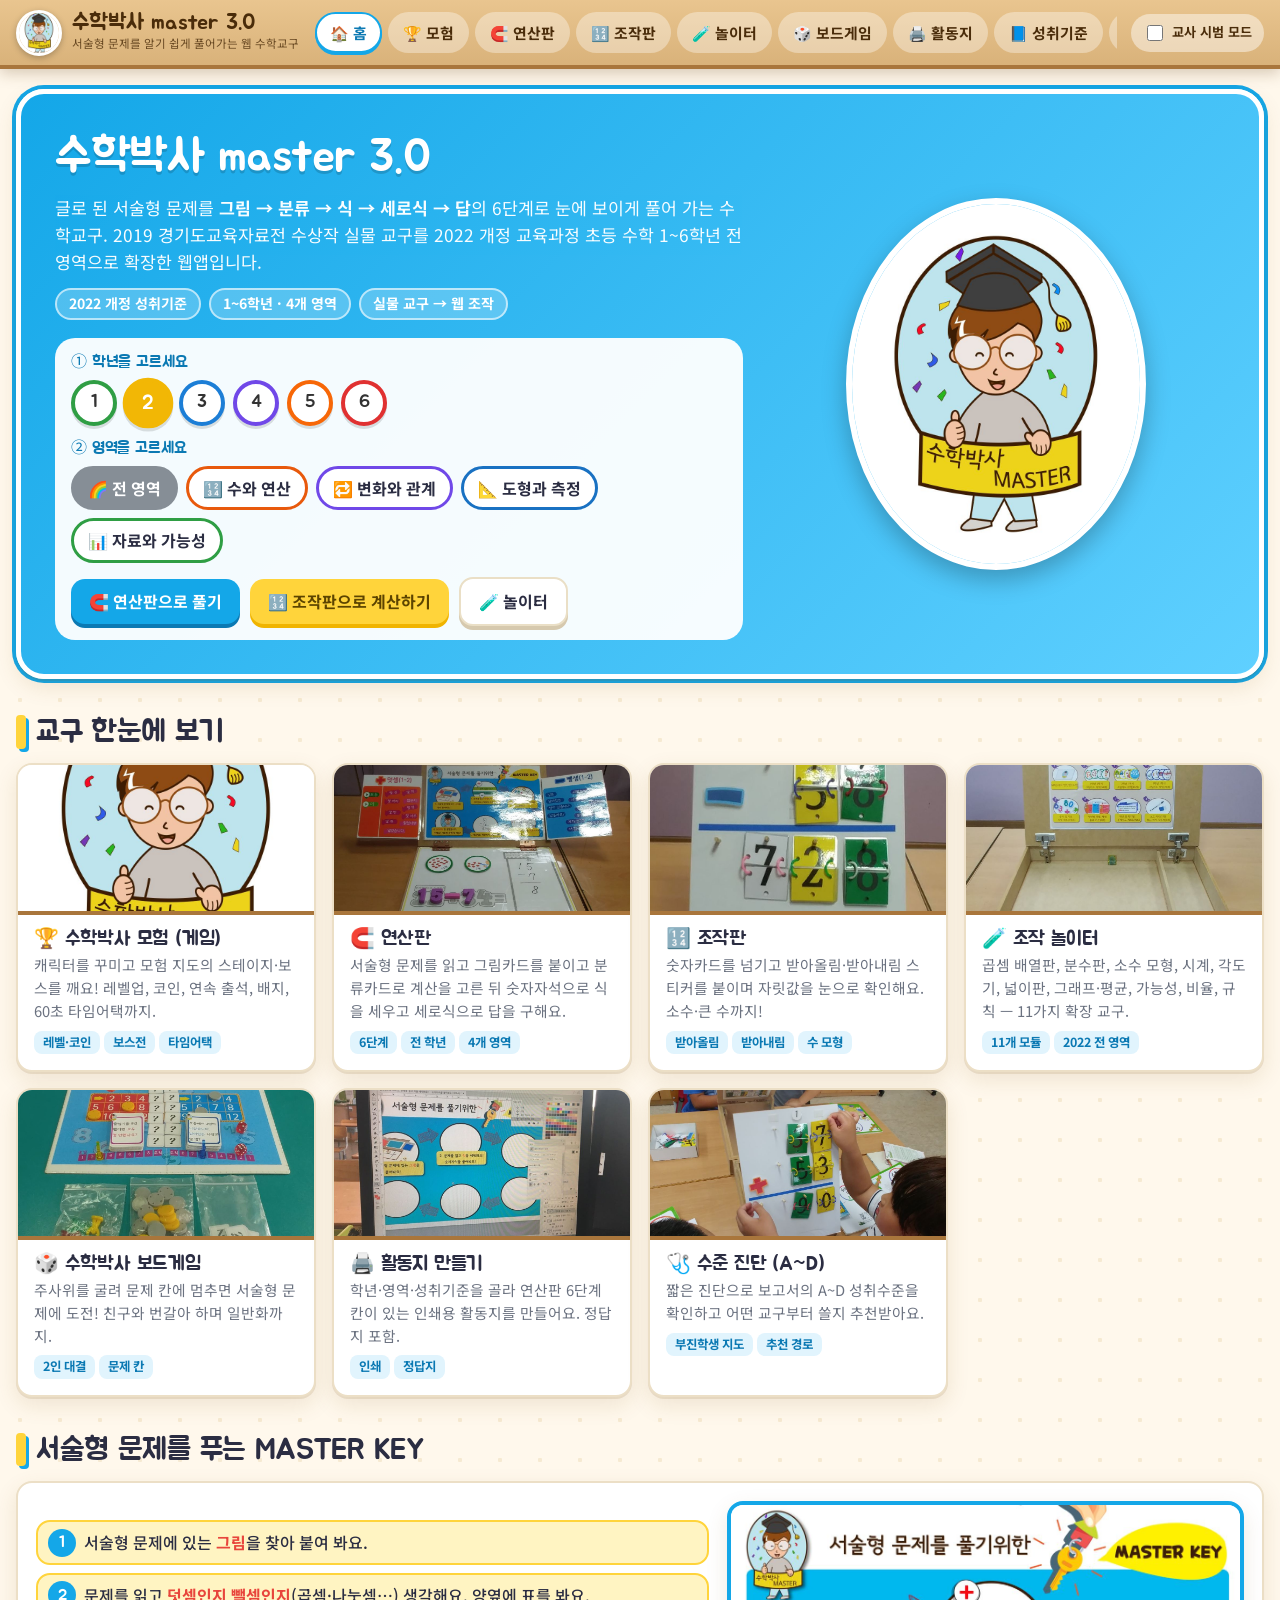
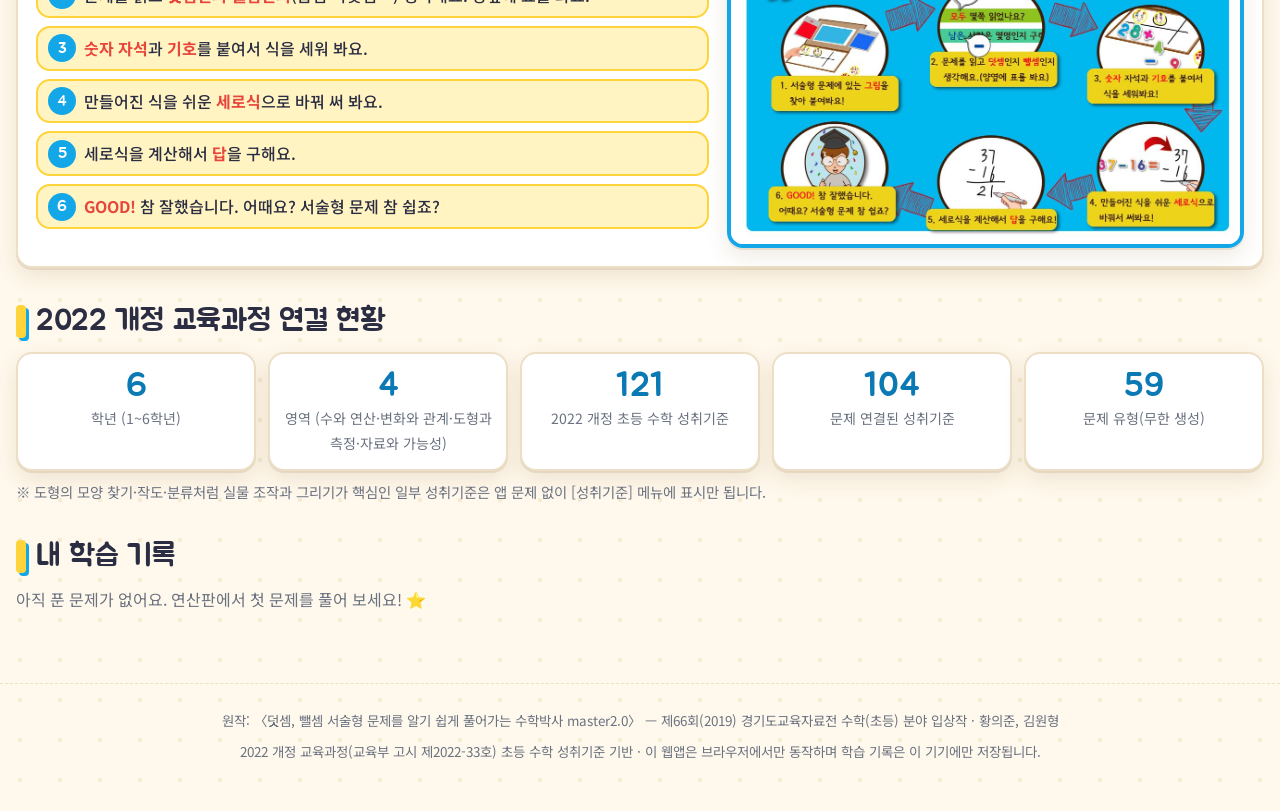
<file: index.html>
<!doctype html>
<html lang="ko">
<head>
<meta charset="utf-8">
<meta name="viewport" content="width=device-width, initial-scale=1">
<title>수학박사 master 3.0 · 서술형 문제를 알기 쉽게 풀어가는 웹 수학교구</title>
<meta name="description" content="2019 경기도교육자료전 수상작 '수학박사 master2.0'을 2022 개정 교육과정 초등 수학 1~6학년 전 영역으로 확장한 웹 수학교구">
<link rel="icon" href="assets/photos/mascot.jpg">
<link rel="manifest" href="manifest.webmanifest">
<meta name="theme-color" content="#d9b27a">
<link rel="preconnect" href="https://fonts.googleapis.com">
<link rel="preconnect" href="https://fonts.gstatic.com" crossorigin>
<link href="https://fonts.googleapis.com/css2?family=Jua&family=Noto+Sans+KR:wght@400;500;700;900&display=swap" rel="stylesheet">
<script>
  /* 개발 중(localhost)에는 캐시를 피하고, 배포 시에는 고정 버전을 씁니다 */
  var V = /^(localhost|127\.0\.0\.1)$/.test(location.hostname) ? Date.now() : '3.0.1';
  ['base', 'board', 'place', 'lab', 'game', 'quest'].forEach(function (f) { document.write('<link rel="stylesheet" href="css/' + f + '.css?v=' + V + '">'); });
</script>
</head>
<body>
<header id="top">
  <div class="bar">
    <a class="brand" href="#/home" aria-label="수학박사 master 3.0 홈">
      <img src="assets/photos/mascot.jpg" alt="수학박사 마스코트">
      <span><b>수학박사 master 3.0</b><small>서술형 문제를 알기 쉽게 풀어가는 웹 수학교구</small></span>
    </a>
    <nav class="tabs" id="nav" aria-label="주 메뉴"></nav>
    <label class="tgl" title="글자를 키우고 정답 보기·시범 버튼을 보여 줍니다"><input type="checkbox" id="teacherTgl"> 교사 시범 모드</label>
  </div>
</header>
<main id="app"></main>
<footer>
  <p>원작: 〈덧셈, 뺄셈 서술형 문제를 알기 쉽게 풀어가는 수학박사 master2.0〉 — 제66회(2019) 경기도교육자료전 수학(초등) 분야 입상작 · 황의준, 김원형</p>
  <p>2022 개정 교육과정(교육부 고시 제2022-33호) 초등 수학 성취기준 기반 · 이 웹앱은 브라우저에서만 동작하며 학습 기록은 이 기기에만 저장됩니다.</p>
</footer>
<script>
  ['standards-data', 'util', 'standards', 'problems-core', 'problems-num', 'problems-other', 'figures', 'comp', 'app', 'quest', 'board', 'place', 'lab', 'game', 'sheet', 'diagnose', 'about', 'main']
    .forEach(function (f) { document.write('<script src="js/' + f + '.js?v=' + V + '"><\/script>'); });
</script>
</body>
</html>
</file>
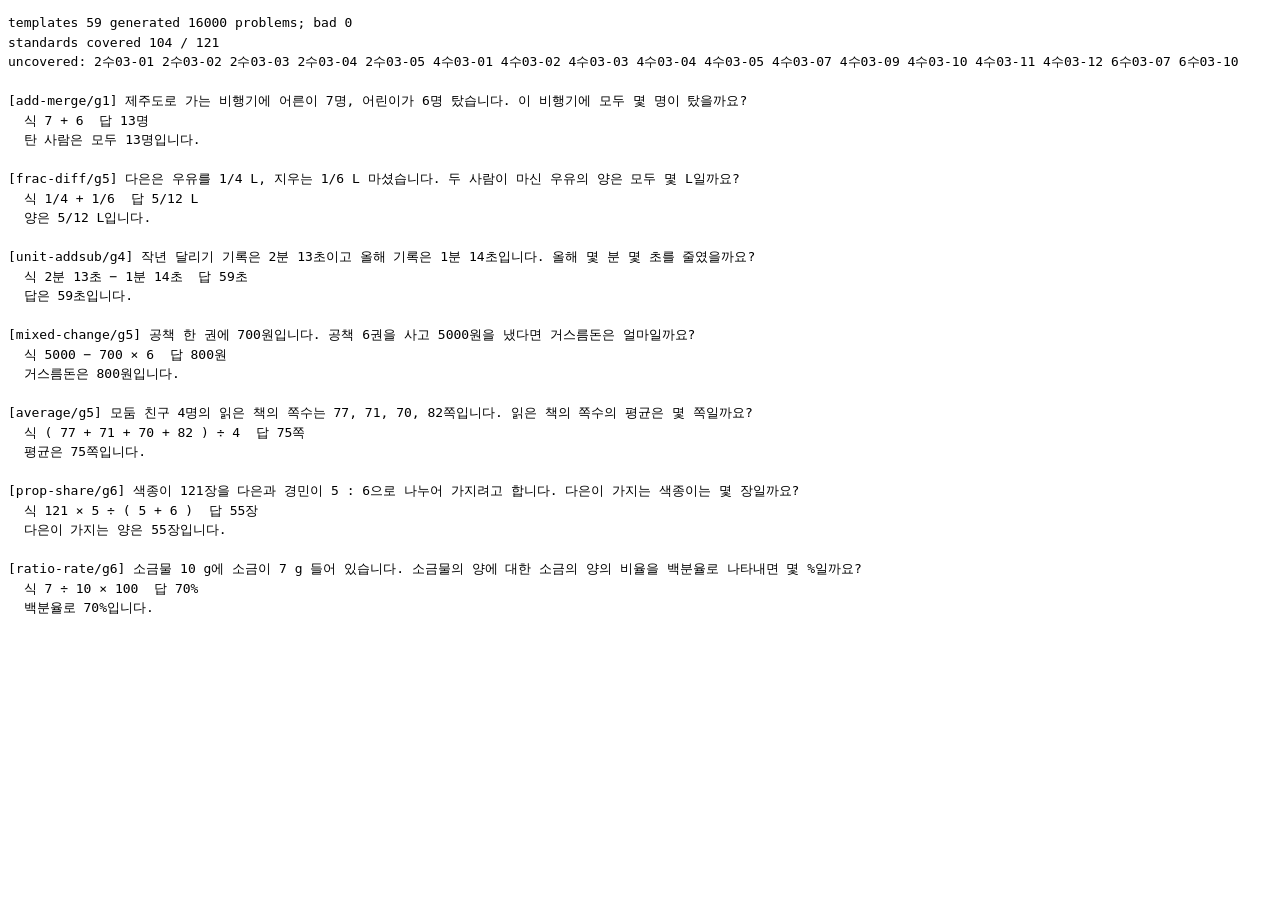
<file: tests.html>
<!doctype html>
<meta charset="utf-8">
<title>tests</title>
<pre id="out" style="font:13px/1.5 monospace;white-space:pre-wrap"></pre>
<script>var V = Date.now(); ['standards-data','util','standards','problems-core','problems-num','problems-other','tests'].forEach(function (f) { document.write('<script src="js/' + f + '.js?v=' + V + '"><\/script>'); });</script>
</file>
